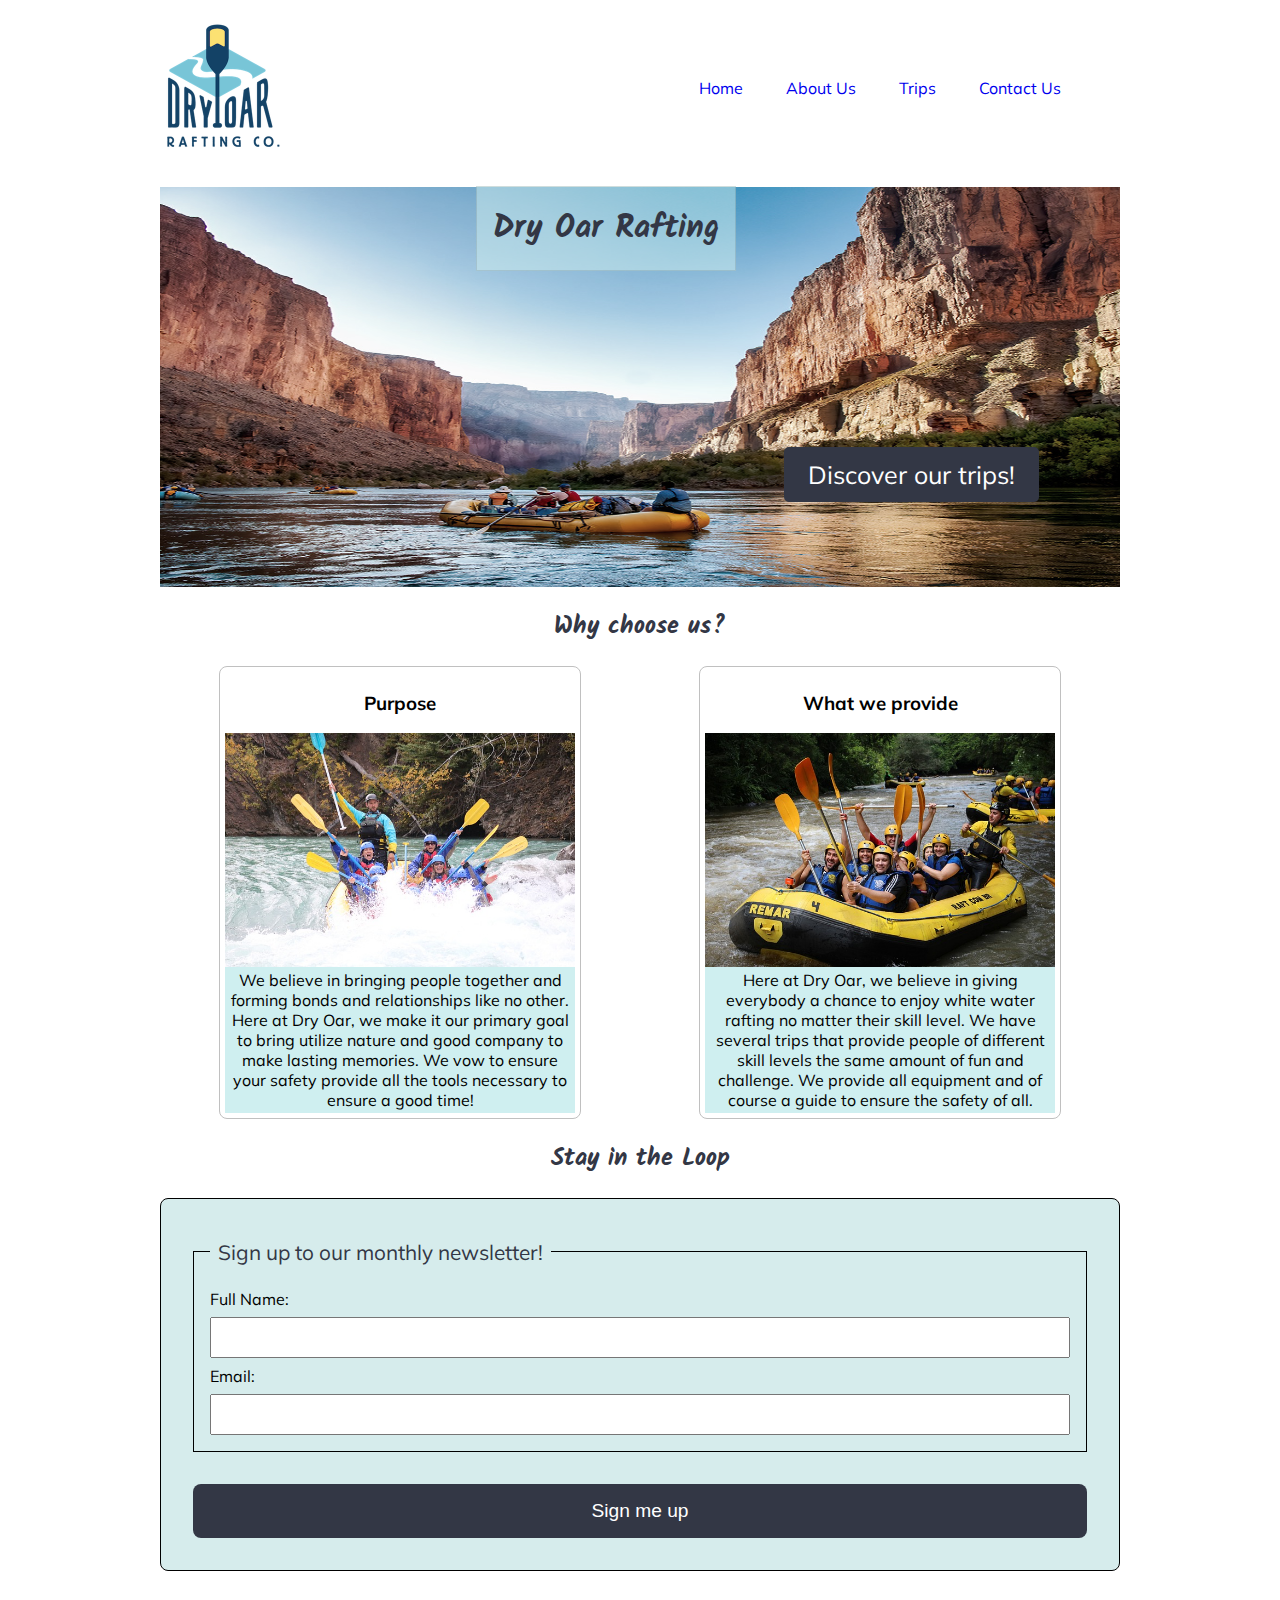
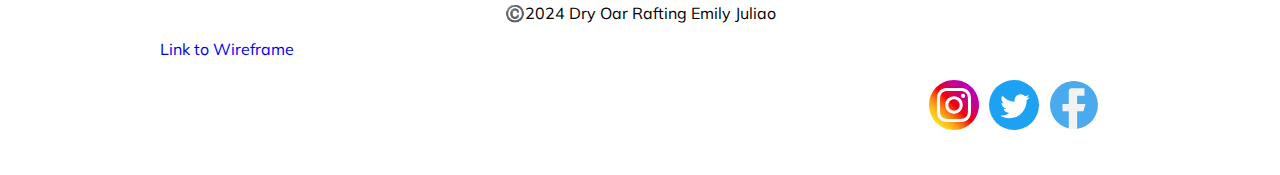
<file: wwr/index.html>
<!DOCTYPE html>
<html lang="en-US">
    <head>
        <meta charset="UTF-8">
        <meta name="viewport" content="width=device-width, initial-scale=1">
        <title> Home Page | WDD 130</title>
        <meta name="description" content="This is the Home page for the rafting site. We state our purpose and offerings.">
        <meta name="author" content="Emily Juliao">
        <link rel="stylesheet" href="styles/rafting.css">
    </head>
    <body>
        <header>
            <img src="images/logo.png" alt="Logo" width="125">
            <nav>
                <a href="index.html">Home</a>
                <a href="about.html">About Us</a>
                <a href="trips.html">Trips</a>
                <a href="contact.html">Contact Us</a>
            </nav>
        </header>
        <main>
            <div class="hero">
                <img src="images/banner.jpg" alt="Group of people Rafting">
                <h1>Dry Oar Rafting</h1>
                <a href="trips.html" class="btn">Discover our trips!</a>
            </div>
            <section>
                <h2>Why choose us?</h2>
                <div class="homepic">
                    <div class ="home">
                        <figure id = "home1">
                            <h3>Purpose</h3>
                            <img src="images/home1.jpg" alt="A group of people rafting">
                            <figcaption>We believe in bringing people together and forming bonds and relationships like no other. Here at Dry Oar, we make it our primary goal to bring utilize nature and good company to make lasting memories. We vow to ensure your safety provide all the tools necessary to ensure a good time!</figcaption>
                        </figure>
                    </div>
                    <div class ="home">
                        <figure id = "home2">
                            <h3>What we provide</h3>
                            <img src="images/home2.jpg" alt="A group of people rafting">
                            <figcaption>Here at Dry Oar, we believe in giving everybody a chance to enjoy white water rafting no matter their skill level. We have several trips that provide people of different skill levels the same amount of fun and challenge. We provide all equipment and of course a guide to ensure the safety of all.</figcaption>
                        </figure>
                    </div>
                </div>
            </section>
            <h2>Stay in the Loop</h2>
            <form>
                <fieldset>
                    <legend>Sign up to our monthly newsletter!</legend>
                    <label for="fullname">Full Name:</label>
                    <input type="text" id="fullname" name="fullname">
                    <label for="email">Email:</label>
                    <input type="email" id="email" name="useremail">
                </fieldset>
                <button type="submit">Sign me up</button>
            </form>
        </main>
        <footer>
            <p id="foottext">©️2024 Dry Oar Rafting Emily Juliao</p>
            <a href="https://app.moqups.com/XZdZ1G9Wr1Ui18JAGOGhUNRznX0i0zVW/view/page/a4d9061cf">Link to Wireframe</a>
            <nav class="sociallinks">
                <a href="https://facebook.com"><img src="images/facebook.svg" alt="Facebook logo" width="50">
                </a>
                <a href="https://twitter.com"><img src="images/twitter.svg" alt="Twitter logo" width="50">
                </a>
                <a href="https://instagram.com"><img src="images/instagram.svg" alt="Twitter logo" width="50">
                </a>
            </nav>
        </footer>
    </body>
</html>
</file>
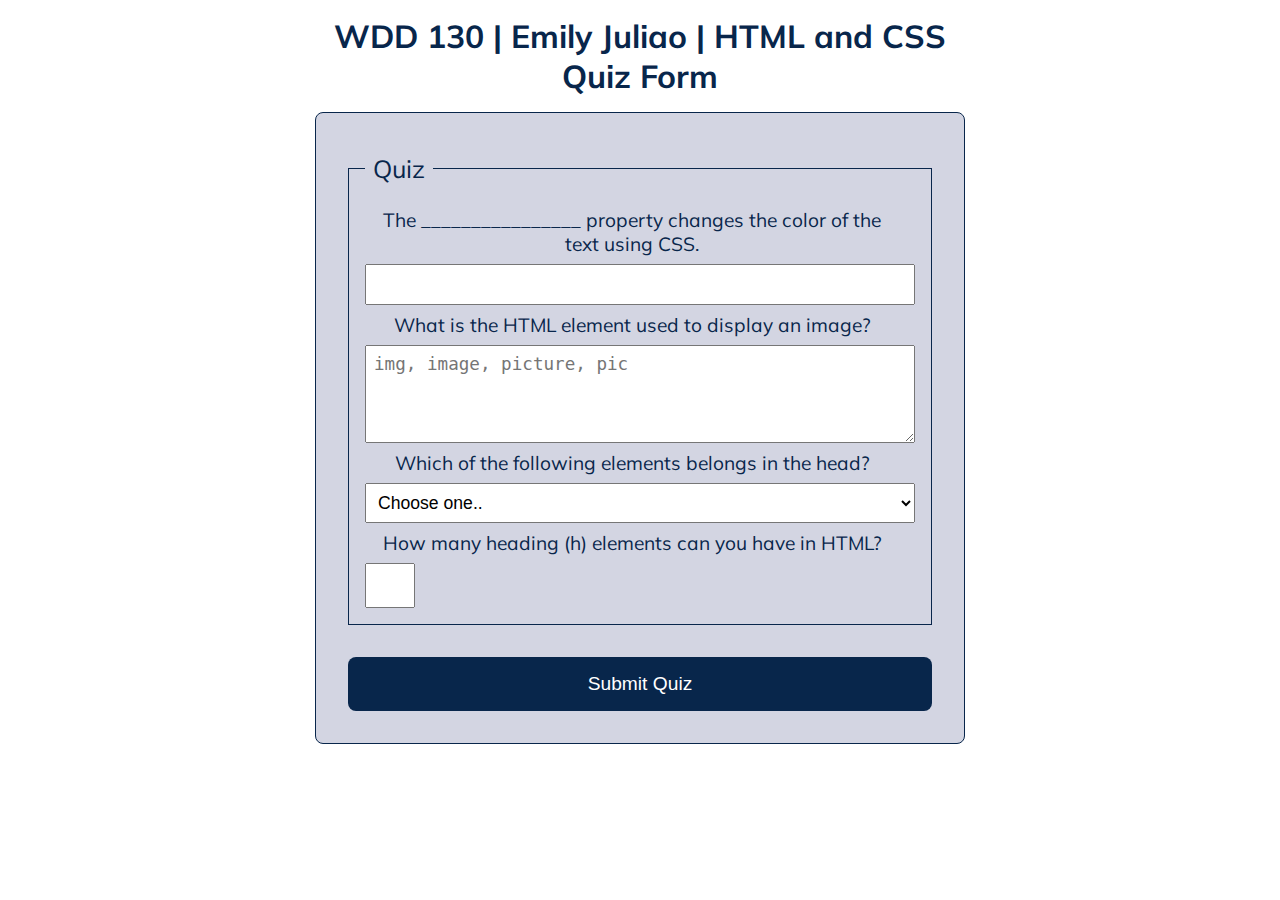
<file: quiz.html>
<!DOCTYPE html>
<html lang="en-US">
    <head>
        <meta charset="UTF-8">
        <meta name="viewport" content="width=device-width, initial-scale=1">
        <meta name="description" content="Quiz Form">
        <meta name="author" content="Emily Juliao">
        <title>WDD 130 | HTML Form - User Poll</title>
        <link rel="stylesheet" href="styles/quiz.css">
    </head>
    <body>
        <header>
        <h1>WDD 130 | Emily Juliao | HTML and CSS Quiz Form</h1>
        </header>
        <main>
            <form>
                <fieldset>
                    <legend>Quiz</legend>
                    <label for="q1">The ________________ property changes the color of the text using CSS.</label>
                    <input type="text" id="q1" name="q1">
                    <label for="q2">What is the HTML element used to display an image?</label>
                    <textarea id="q2" name="q2" rows="4" placeholder="img, image, picture, pic"></textarea>
                    <label for="q3">Which of the following elements belongs in the head?</label>
                    <select id="q3" name="q3">
                        <option value="">Choose one..</option>
                        <option value="main">main</option>
                        <option value="h1">h1</option>
                        <option value="title">title</option>
                        <option value="form">form</option>
                    </select>
                    <label for="q4">How many heading (h) elements can you have in HTML?</label>
                    <input type="number" id="q4" name="q4">
                </fieldset>
                <button type="submit">Submit Quiz</button>
            </form>
        </main>
    </body>
</html>
</file>
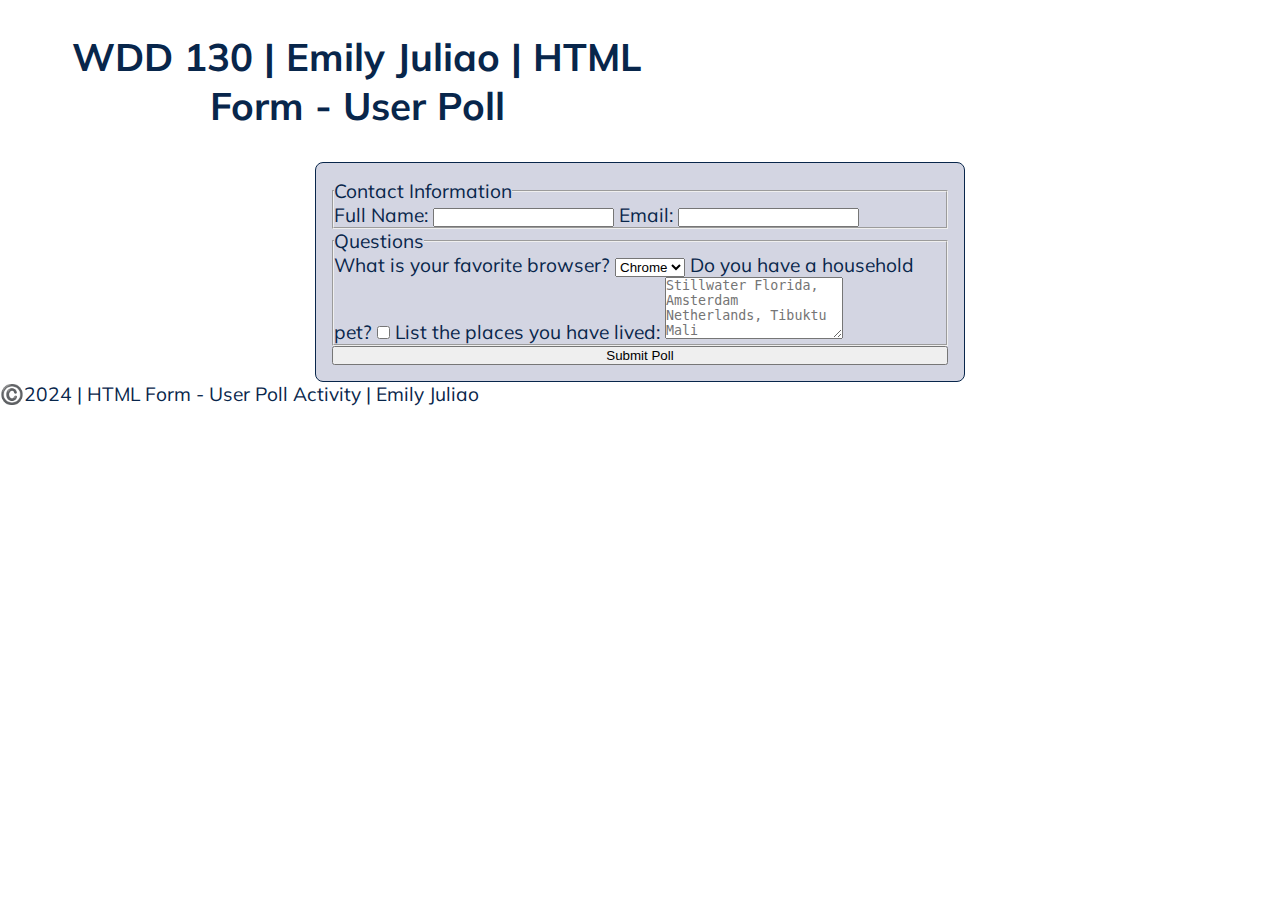
<file: week05/poll-form.html>
<!DOCTYPE html>
<html lang="en-US">
    <head>
        <meta charset="UTF-8">
        <meta name="viewport" content="width=device-width, initial-scale=1">
        <title>WDD 130 | HTML Form - User Poll</title>
        <link rel="stylesheet" href="styles/poll-form.css">
    </head>
    <body>
        <header>
            <h1>WDD 130 | Emily Juliao | HTML Form - User Poll</h1>
        </header>
        <main>
            <form>
                <fieldset>
                    <legend>Contact Information</legend>
                    <label for="fullname">Full Name:</label>
                    <input type="text" id="fullname" name="fullname">
                    <label for="email">Email:</label>
                    <input type="email" id="email" name="useremail">
                </fieldset>
                <fieldset>
                    <legend>Questions</legend>
                    <label for="browser">What is your favorite browser?</label>
                    <select id="browser" name="browser">
                        <option value="chrome">Chrome</option>
                        <option value="firefox">Firefox</option>
                        <option value="safari">Safari</option>
                        <option value="edge">edge</option>
                        <option value="brave">Brave</option>
                        <option value="other">Other</option>
                    </select>
                    <label for="pet">Do you have a household pet?</label>
                    <input type="checkbox" id="pet" name="pet">
                    <label for="feedback">List the places you have lived:</label>
                    <textarea id="feedback" name="feedback" rows="4" placeholder="Stillwater Florida, Amsterdam Netherlands, Tibuktu Mali"></textarea>
                </fieldset>
                <button type="submit">Submit Poll</button>
            </form>
        </main>
        <footer>
            <p>©️2024 | HTML Form - User Poll Activity | Emily Juliao </p>
        </footer>
    </body>
</html>
</file>
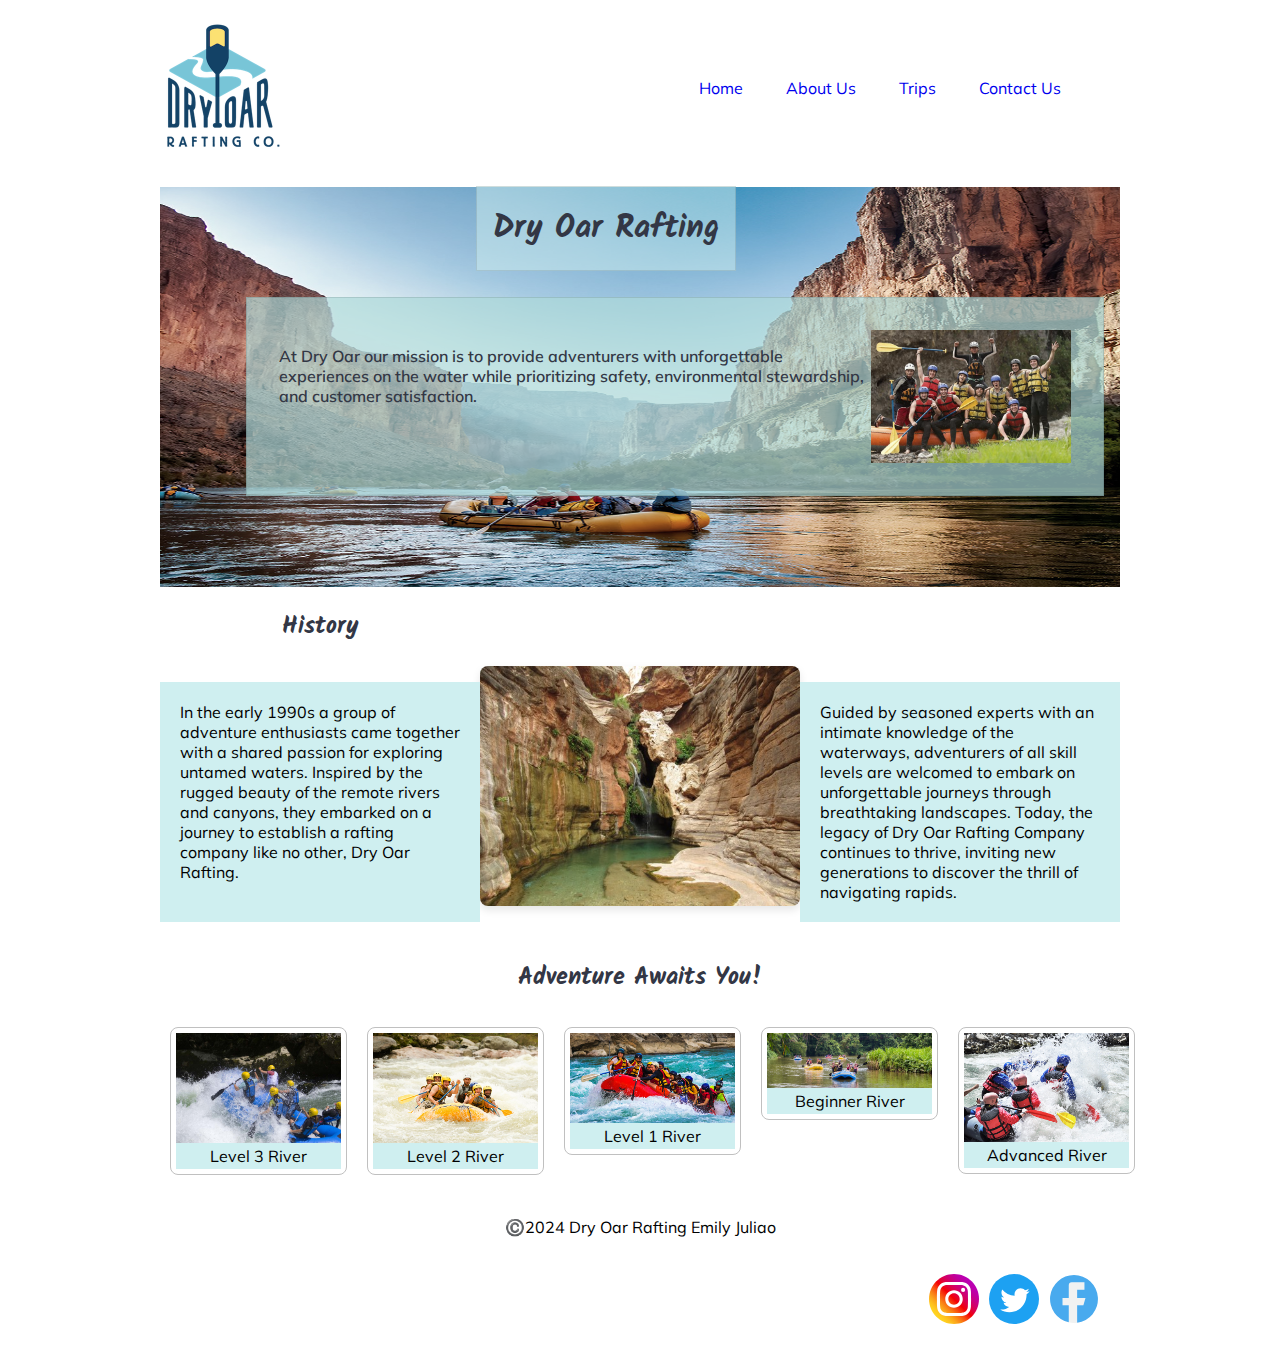
<file: wwr/about.html>
<!DOCTYPE html>
<html lang="en-US">
    <head>
        <meta charset="UTF-8">
        <meta name="viewport" content="width=device-width, initial-scale=1">
        <title> About Us Page | WDD 130</title>
        <meta name="description" content="This is an About Us page for the rafting site.">
        <meta name="author" content="Emily Juliao">
        <link rel="stylesheet" href="styles/rafting.css">
    </head>
    <body>
        <header>
            <img src="images/logo.png" alt="Logo" width="125">
            <nav>
                <a href="index.html">Home</a>
                <a href="about.html">About Us</a>
                <a href="trips.html">Trips</a>
                <a href="contact.html">Contact Us</a>
            </nav>
        </header>
        <main>
            <div class="hero">
                <img src="images/banner.jpg" alt="Group of people Rafting">
                <h1>Dry Oar Rafting</h1>
                <article>
                    <img src="images/customers.jpg" alt="Happy Customers" width="100">
                    <p> At Dry Oar our mission is to provide adventurers with unforgettable experiences on the water while prioritizing safety, environmental stewardship, and customer satisfaction.  </p>
                </article>
            </div>
            <section class="history">
                <h2>History</h2>
                <img src ="images/history.jpg" alt="canyon">
                <p id="hparagraph1">In the early 1990s a group of adventure enthusiasts came together with a shared passion for exploring untamed waters. Inspired by the rugged beauty of the remote rivers and canyons, they embarked on a journey to establish a rafting company like no other, Dry Oar Rafting.
                </p>
                <p id="hparagraph2">Guided by seasoned experts with an intimate knowledge of the waterways, adventurers of all skill levels are welcomed to embark on unforgettable journeys through breathtaking landscapes. Today, the legacy of Dry Oar Rafting Company continues to thrive, inviting new generations to discover the thrill of navigating rapids.</p>
            </section>
            <section>
                <h2>Adventure Awaits You!</h2>
                <div class="containerpic">
                    <div class ="pic">
                        <figure>
                            <img src="images/example1.jpg" alt="White Water Rafting">
                            <figcaption>Level 3 River</figcaption>
                        </figure>
                    </div>
                    <div class ="pic">
                        <figure>
                            <img src="images/level2.jpg" alt="White Water Rafting">
                            <figcaption>Level 2 River</figcaption>
                        </figure>
                    </div>
                    <div class ="pic">
                        <figure>
                            <img src="images/example3.jpg" alt="White Water Rafting">
                            <figcaption>Level 1 River</figcaption>
                        </figure>
                    </div>
                    <div class ="pic">
                        <figure>
                            <img src="images/example4.jpg" alt="White Water Rafting">
                            <figcaption>Beginner River</figcaption>
                        </figure>
                    </div>
                    <div class ="pic">
                        <figure>
                            <img src="images/example5.jpg" alt="White Water Rafting">
                            <figcaption>Advanced River</figcaption>
                        </figure>
                    </div>
                </div>
            </section>
        </main>
        <footer>
            <p id="foottext">©️2024 Dry Oar Rafting Emily Juliao</p>
            <nav class="sociallinks">
                <a href="https://facebook.com"><img src="images/facebook.svg" alt="Facebook logo" width="50">
                </a>
                <a href="https://twitter.com"><img src="images/twitter.svg" alt="Twitter logo" width="50">
                </a>
                <a href="https://instagram.com"><img src="images/instagram.svg" alt="Twitter logo" width="50">
                </a>
            </nav>
        </footer>
    </body>
</html>
</file>
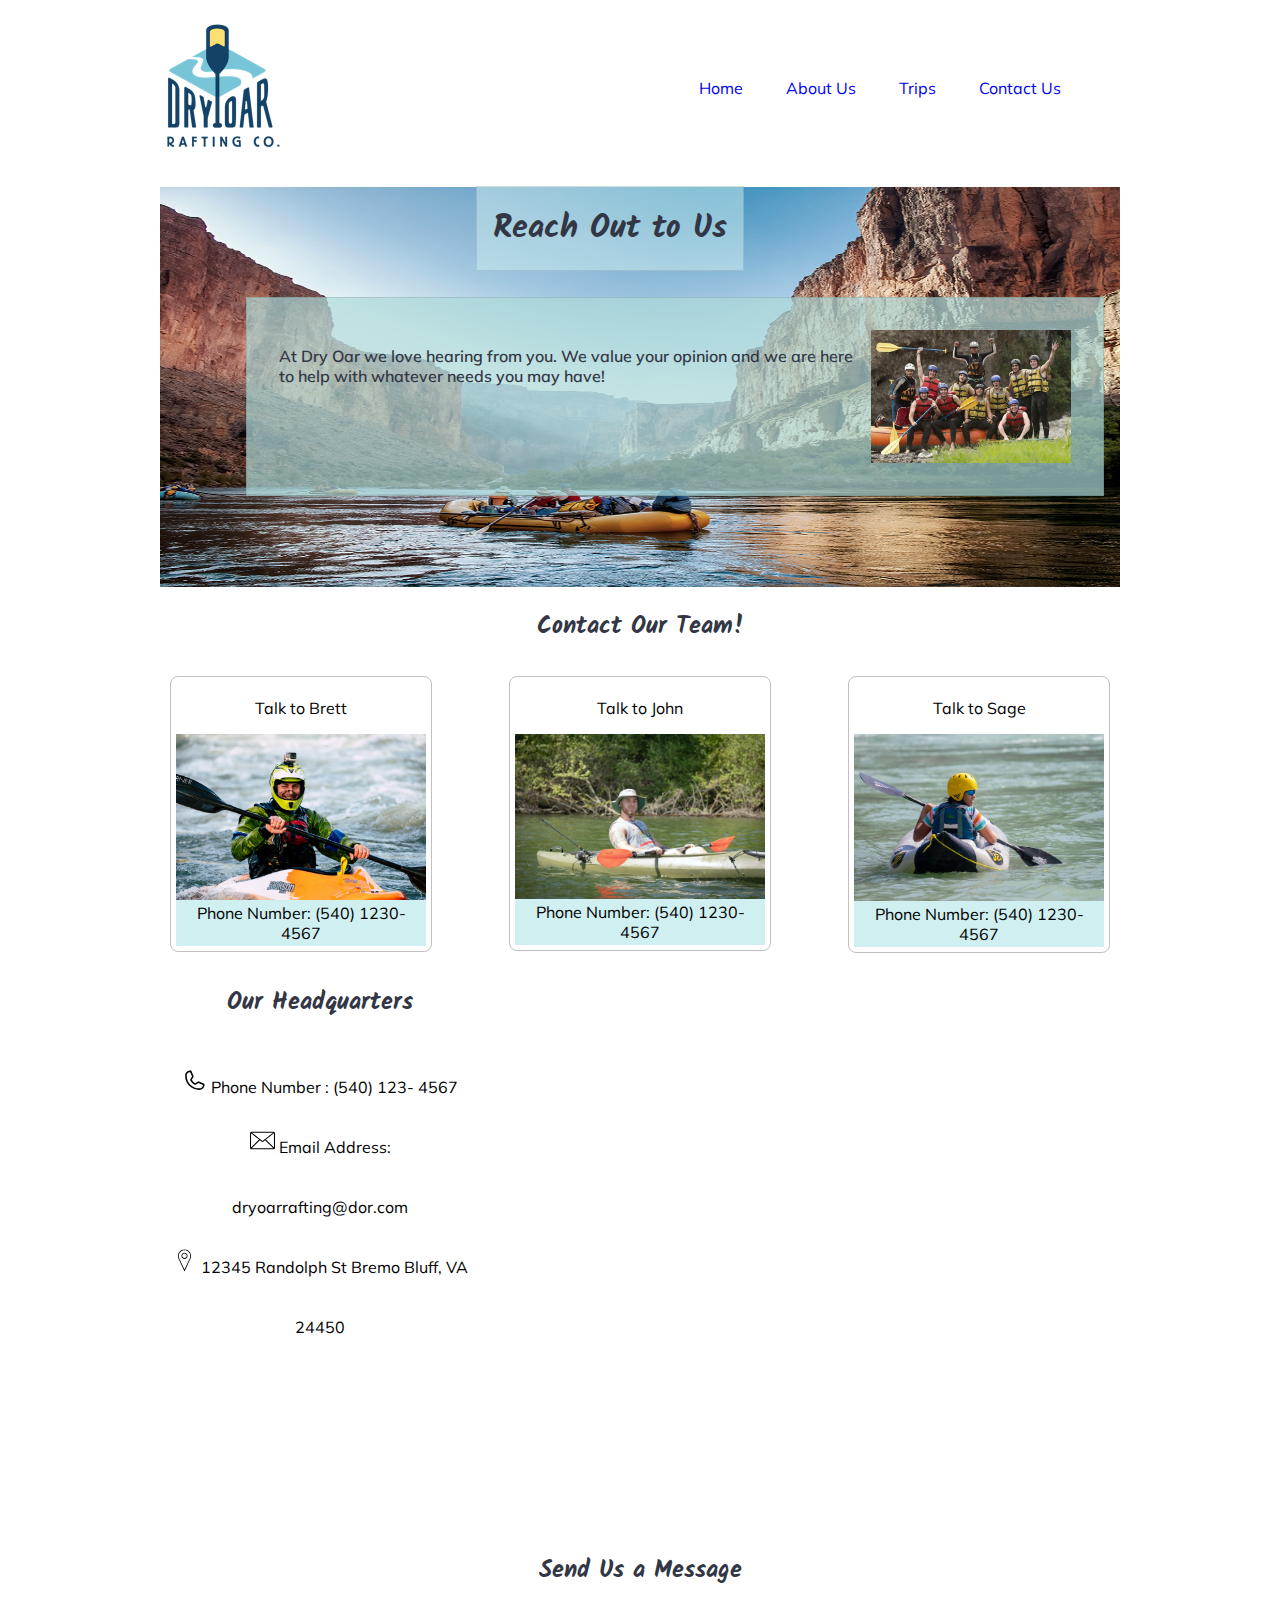
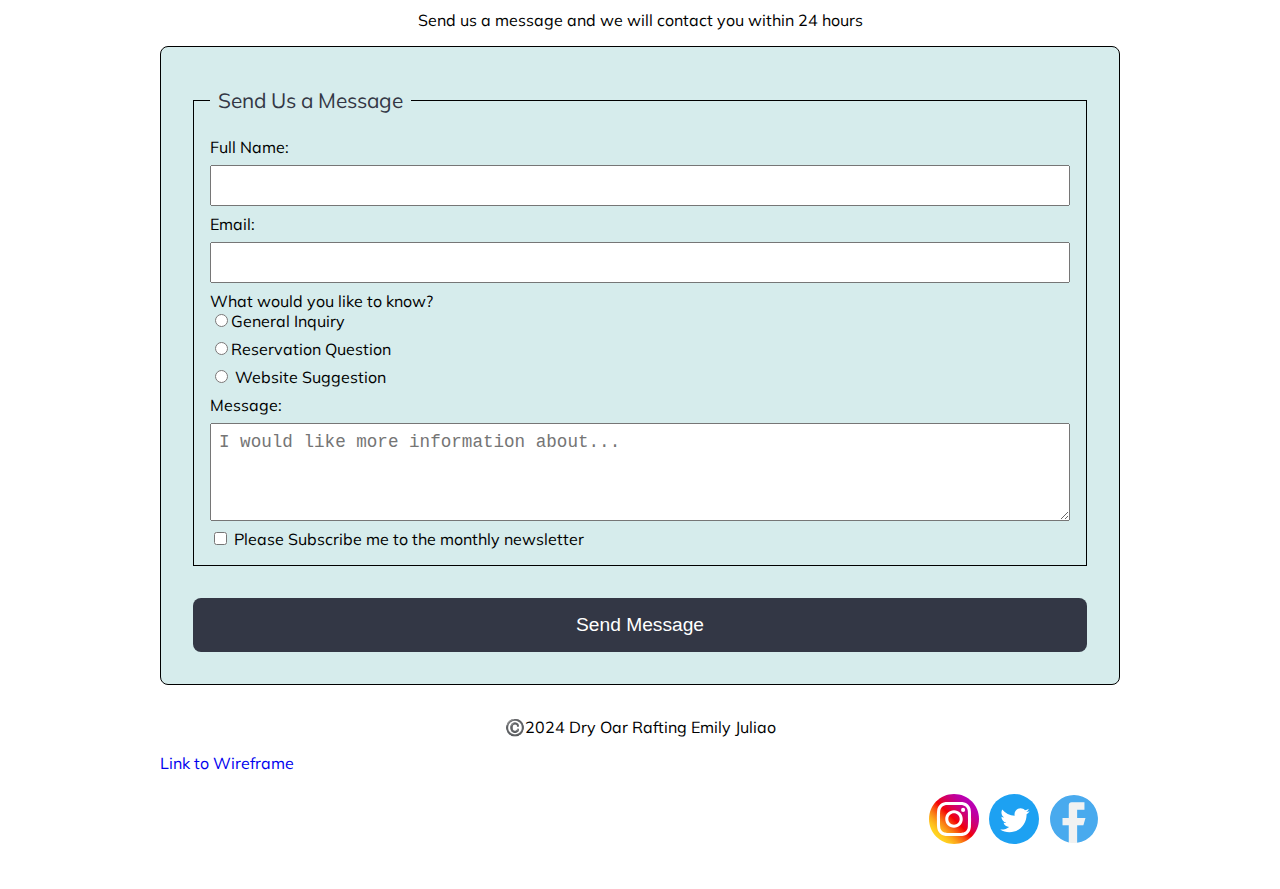
<file: wwr/contact.html>
<!DOCTYPE html>
<html lang="en-US">
    <head>
        <meta charset="UTF-8">
        <meta name="viewport" content="width=device-width, initial-scale=1">
        <title> Contact Us Page | WDD 130</title>
        <meta name="description" content="This is a Contact Us page for the rafting site. Customers will be able to find phone numbers and our address on this page.">
        <meta name="author" content="Emily Juliao">
        <link rel="stylesheet" href="styles/rafting.css">
    </head>
    <body>
        <header>
            <img src="images/logo.png" alt="Logo" width="125">
            <nav>
                <a href="index.html">Home</a>
                <a href="about.html">About Us</a>
                <a href="trips.html">Trips</a>
                <a href="contact.html">Contact Us</a>
            </nav>
        </header>
        <main>
            <div class="hero">
                <img src="images/banner.jpg" alt="Group of people Rafting">
                <h1>Reach Out to Us</h1>
                <article>
                    <img src="images/customers.jpg" alt="Happy Customers" width="100">
                    <p> At Dry Oar we love hearing from you. We value your opinion and we are here to help with whatever needs you may have!</p>
                </article>
            </div>
            <section>
                <h2>Contact Our Team!</h2>
                <div class="staffpic">
                    <div class ="pic">
                        <figure id="staff1">
                            <p id="talkstaff1">Talk to Brett</p>
                            <img src="images/Staff1.jpg" alt="Staff Brett rafting">
                            <figcaption>Phone Number: (540) 1230-4567</figcaption>
                        </figure>
                    </div>
                    <div class ="pic">
                        <figure id="staff2">
                            <p id="talkstaff2">Talk to John</p>
                            <img src="images/Staff2.jpg" alt="Staff John rafting">
                            <figcaption>Phone Number: (540) 1230-4567</figcaption>
                        </figure>
                    </div>
                    <div class ="pic">
                        <figure id="staff3">
                            <p id="talkstaff3">Talk to Sage</p>
                            <img src="images/Staff3.jpg" alt="Staff Sage rafting">
                            <figcaption>Phone Number: (540) 1230-4567</figcaption>
                        </figure>
                    </div>
                </div>
            </section>
            <section class="map">
                <h2>Our Headquarters</h2>
                <iframe src="https://www.google.com/maps/embed?pb=!1m14!1m12!1m3!1d7505.400393704983!2d-78.30188477675868!3d37.70989415523133!2m3!1f0!2f0!3f0!3m2!1i1024!2i768!4f13.1!5e0!3m2!1sen!2sus!4v1707584063939!5m2!1sen!2sus" width="600" height="450" allowfullscreen="" loading="lazy" referrerpolicy="no-referrer-when-downgrade"></iframe>
                <p id="mapcontact"> <img src="images/phone.svg" alt="phone" width="25"> Phone Number : (540) 123- 4567 <br> <img src="images/email.svg" alt="email" width="25"> Email Address: dryoarrafting@dor.com <br> <img src="images/location.svg" alt="location" width="25"> 12345 Randolph St Bremo Bluff, VA 24450 </p>
            </section>
            <section class="Message">
                <h2> Send Us a Message</h2>
                <p id ="contact24">Send us a message and we will contact you within 24 hours</p>
            </section>
            <form>
                <fieldset>
                    <legend>Send Us a Message</legend>
                    <label for="fullname">Full Name:</label>
                    <input type="text" id="fullname" name="fullname">
                    <label for="email">Email:</label>
                    <input type="email" id="email" name="useremail">
                    <label for="general">What would you like to know? <br>
                        <input type="radio" id= "general" name="purpose">General Inquiry
                    </label>
                      <label for="reservation">
                        <input type="radio" id="reservation" name="purpose">Reservation Question
                      </label> 
                      <label for="website">
                        <input type="radio" id="website" name="purpose">
                        Website Suggestion
                      </label>
                    <label for="feedback">Message:</label>
                    <textarea id="feedback" name="feedback" rows="4" placeholder="I would like more information about..."></textarea>
                    <label class="subscription">
                        <input type="checkbox">
                        <span class="checkmark"></span>
                        Please Subscribe me to the monthly newsletter
                      </label>
                </fieldset>
                <button type="submit">Send Message</button>
            </form>
        </main>
        <footer>
            <p id="foottext">©️2024 Dry Oar Rafting Emily Juliao</p>
            <a href ="https://app.moqups.com/2bxM03Ag5E9TwLGqRHDH500ZADQ7izJB/view/page/ad12de680">Link to Wireframe</a>
            <nav class="sociallinks">
                <a href="https://facebook.com"><img src="images/facebook.svg" alt="Facebook logo" width="50">
                </a>
                <a href="https://twitter.com"><img src="images/twitter.svg" alt="Twitter logo" width="50">
                </a>
                <a href="https://instagram.com"><img src="images/instagram.svg" alt="Instagram logo" width="50">
                </a>
            </nav>
        </footer>
    </body>
</html>
</file>
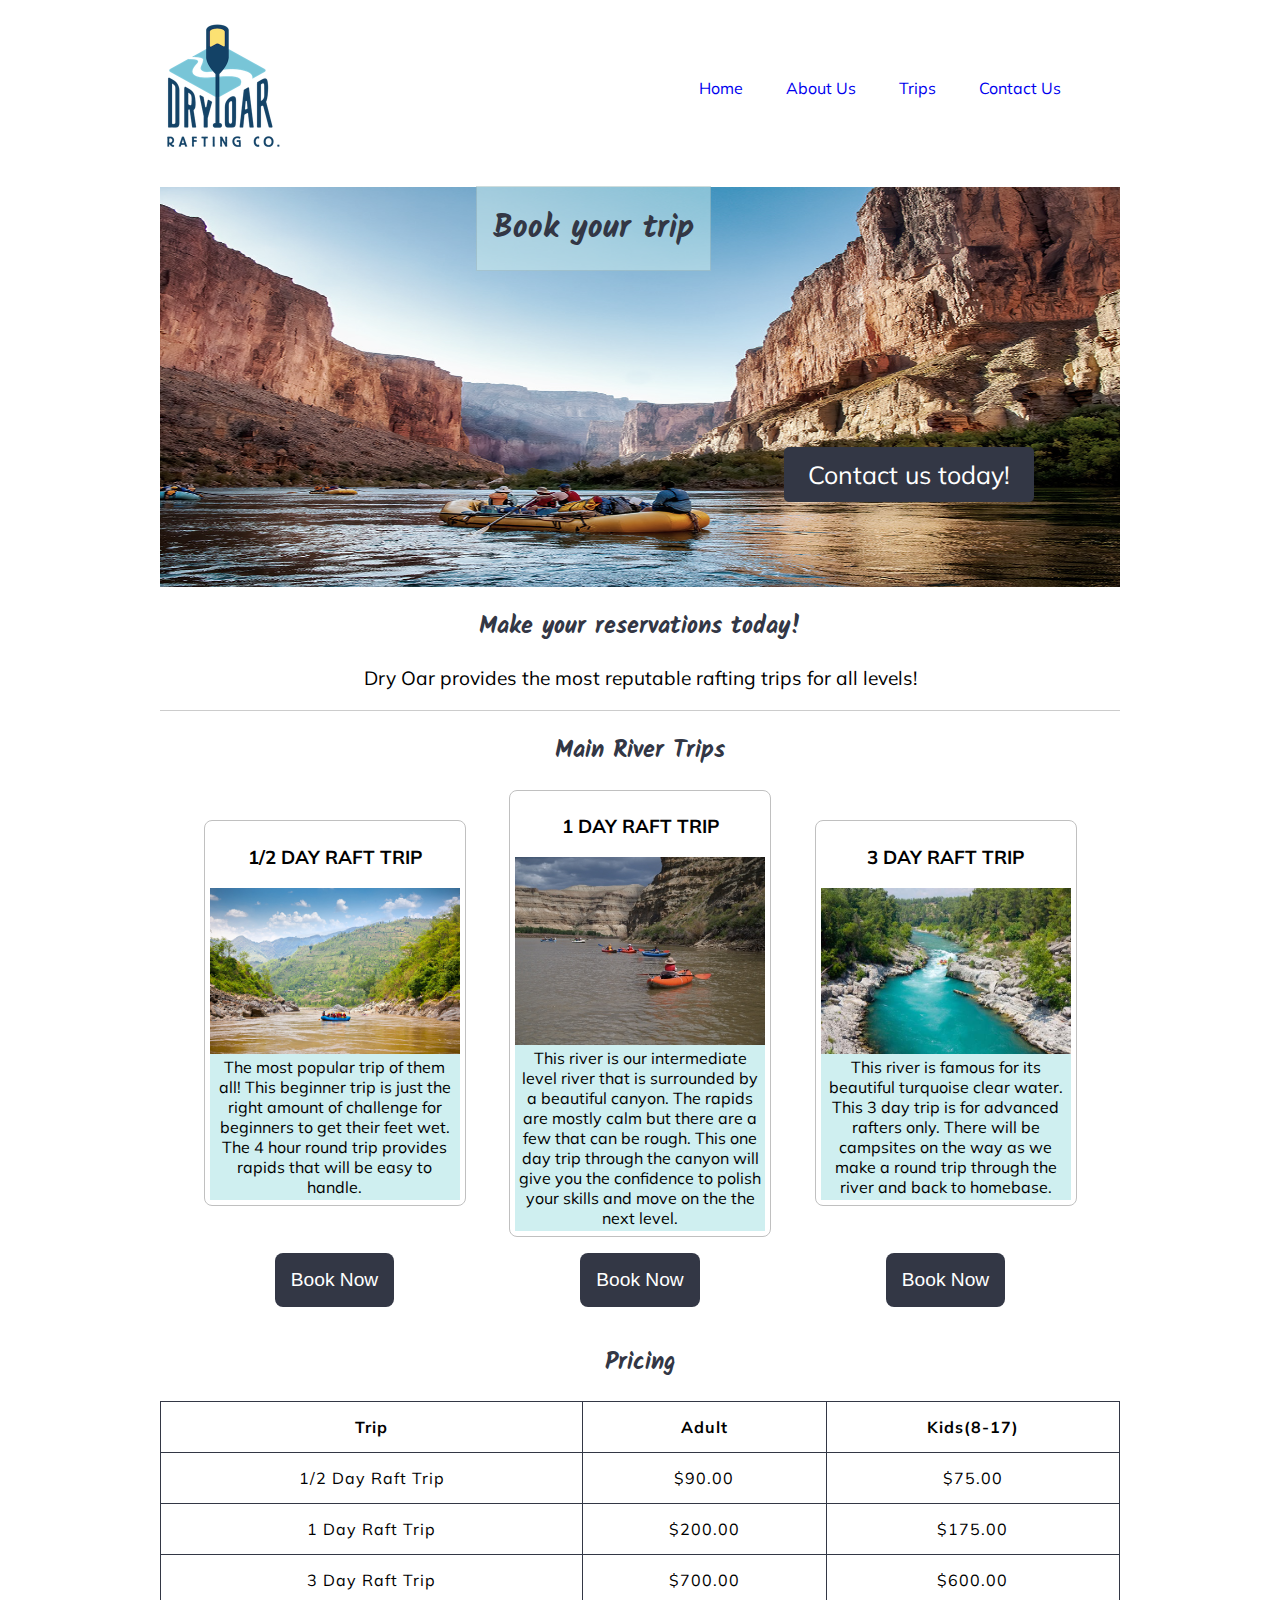
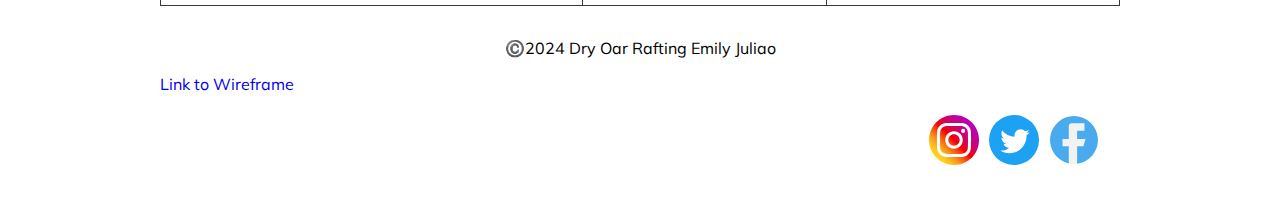
<file: wwr/trips.html>
<!DOCTYPE html>
<html lang="en-US">
    <head>
        <meta charset="UTF-8">
        <meta name="viewport" content="width=device-width, initial-scale=1">
        <title> Trips Page | WDD 130</title>
        <meta name="description" content="This is a Trips page for the rafting site. Booking options available.">
        <meta name="author" content="Emily Juliao">
        <link rel="stylesheet" href="styles/rafting.css">
    </head>
    <body>
        <header>
            <img src="images/logo.png" alt="Logo" width="125">
            <nav>
                <a href="index.html">Home</a>
                <a href="about.html">About Us</a>
                <a href="trips.html">Trips</a>
                <a href="contact.html">Contact Us</a>
            </nav>
        </header>
        <main>
            <div class="hero">
                <img src="images/banner.jpg" alt="Group of people Rafting">
                <h1>Book your trip</h1>
                <a href="contact.html" class="btn">Contact us today!</a>
            </div>
            <h2>Make your reservations today! </h2>
            <p id="reservation">Dry Oar provides the most reputable rafting trips for all levels!</p>
            <div class="divider"></div>
            <section>
                <h2>Main River Trips</h2>
                <div class="tripspic">
                    <div class ="trips">
                        <figure id = "trips1">
                            <h3>1/2 DAY RAFT TRIP</h3>
                            <img src="images/mountain_river.jpg" alt="Canyon River">
                            <figcaption>The most popular trip of them all! This beginner trip is just the right amount of challenge for beginners to get their feet wet. The 4 hour round trip provides rapids that will be easy to handle.</figcaption>
                        </figure>
                    <button>Book Now</button>
                    </div>
                    <div class ="trips">
                        <figure id = "trips2">
                            <h3>1 DAY RAFT TRIP</h3>
                            <img src="images/canyon_river.jpg" alt="Clearwater river">
                            <figcaption>This river is our intermediate level river that is surrounded by a beautiful canyon. The rapids are mostly calm but there are a few that can be rough. This one day trip through the canyon will give you the confidence to polish your skills and move on the the next level.</figcaption>
                        </figure>
                    <button>Book Now</button>
                    </div>
                    <div class ="trips">
                        <figure id = "trips3">
                            <h3>3 DAY RAFT TRIP</h3>
                            <img src="images/clearwater_river.jpg" alt="Mountain River">
                            <figcaption>This river is famous for its beautiful turquoise clear water. This 3 day trip is for advanced rafters only. There will be campsites on the way as we make a round trip through the river and back to homebase.</figcaption>
                        </figure>
                    <button>Book Now</button>
                    </div>
                </div>
            </section>
            <section>
            <h2>Pricing</h2>
            <table>
                <tr>
                  <th>Trip</th>
                  <th>Adult</th>
                  <th>Kids(8-17)</th>
                </tr>
                <tr>
                  <td>1/2 Day Raft Trip</td>
                  <td>$90.00</td>
                  <td>$75.00</td>
                </tr>
                <tr>
                  <td>1 Day Raft Trip</td>
                  <td>$200.00</td>
                  <td>$175.00</td>
                </tr>
                <tr>
                    <td>3 Day Raft Trip</td>
                    <td>$700.00</td>
                    <td>$600.00</td>
                  </tr>
              </table>
            </section>
        </main>
        <footer>
            <p id="foottext">©️2024 Dry Oar Rafting Emily Juliao</p>
            <a href="https://app.moqups.com/XZdZ1G9Wr1Ui18JAGOGhUNRznX0i0zVW/view/page/ad12de680">Link to Wireframe</a>
            <nav class="sociallinks">
                <a href="https://facebook.com"><img src="images/facebook.svg" alt="Facebook logo" width="50">
                </a>
                <a href="https://twitter.com"><img src="images/twitter.svg" alt="Twitter logo" width="50">
                </a>
                <a href="https://instagram.com"><img src="images/instagram.svg" alt="Twitter logo" width="50">
                </a>
            </nav>
        </footer>
    </body>
</html>
</file>
<file: wwr/styles/rafting.css>
@import url('https://fonts.googleapis.com/css2?family=Kalam&family=Mulish&display=swap');

:root {
    --primary-color: #333745;
    --secondary-color: #64B6AC;
    --accent1-color: #E4572E;
    --accent2-color: #FFBF46;

    --heading-font: 'Kalam', serif;
    --paragraph-font: 'Mulish', serif;

    --nav-background-color: #EDE7DC;
    --nav-link-color: #0D1821;
    --nav-hover-link-color: #C0FDFB;
    --nav-hover-background-color: #E4572E;
}

header {
    display: grid;
    grid-template-columns: repeat(auto-fit, minmax(200px, 1fr));
    grid-auto-rows: minmax(100px, auto);
}
nav {
    display: flex;
    flex-direction: row;
    padding: 1rem;
    justify-content: space-evenly;
    align-items: center;
}

main {
    width: auto;
	margin: 2rem auto;
}
body {
    font-family: var(--paragraph-font);
    max-width: 960px;
    padding: 20px;
    margin: auto;
}

h1, h2 {
    font-family: var(--heading-font);
    color: var(--primary-color);
    text-align: center;
}

.hero {
    position: relative;
}

.hero img {
    display: block;
    width: 100%;
    height: 400px;
    filter: saturate(70%);
}

.hero article img {
    max-width: 200px;
    height: auto;
    float: right;
}

.hero h1 {
    position: absolute;
    bottom: 300px;
    left: 300px;
    margin: 1rem;
    border: 1px solid rgba(0,0,0,.1);
    padding: 1rem;
    background-color: rgba(207, 239, 240, 0.5);
    color: #333745; 
}



.hero article {
    position: absolute;
    bottom: 75px;
    left: 70px;
    float: right;
    margin: 1rem;
    border: 1px solid rgba(0,0,0,.1);
    padding: 2rem;
    background-color: rgba(173, 217, 217, 0.7);
    color: #333745;
    font-weight: 600; 
}

a {
    text-decoration: none;
}

.sociallinks {
    display: flex;
    justify-content: flex-start;
    flex-direction: row-reverse;
}

.sociallinks img {
    padding: 5px;
}

#foottext {
    display: flex;
    justify-content: center;
    align-items: flex-end;   
}
.containerpic {
    display: flex;
}
.trips{
    display: flex;
    flex-direction: column;
    align-items: center;
}
.tripspic {
    display: flex;
    justify-content: space-evenly;
}

#trips1 {
    max-width: 250px;
    text-align: center;
}

#trips2 {
    max-width: 250px;
    text-align: center;
}

#trips3 {
    max-width: 250px;
    text-align: center;
}

.pic {
    padding: 10px;
}

 figure {
    border: thin #c0c0c0 solid;
    display: flex;
    flex-flow: column;
    padding: 5px;
    max-width: 165px;
    margin: auto;
    border-radius: 8px;
  }

  figcaption {
    background-color: rgba(207, 239, 240);
    padding: 3px;
    text-align: center;
    font-family: var(--paragraph-font);
  }
    
  figure:hover figcaption {
    display: block;
}

 .history {
    display: grid;
    grid-template-columns: 1fr 1fr 1fr;
 }

 .history img {
    grid-column: 2;
    grid-row-end: 3;
    width: 100%;
    border-radius: 8px;
    box-shadow: 0 4px 8px rgba(0, 0, 0, 0.1);

 }

 #hparagraph1 {
    grid-column: 1;
    padding: 20px;
    background-color: rgba(207, 239, 240);
 }

 #hparagraph2 {
    grid-column: 3;
    padding: 20px;
    background-color: rgba(207, 239, 240);
 }

.map {
    display: grid;
    grid-template-columns: 1fr 1fr;
}

#mapcontact{ 
    grid-column: 1;
    text-align: center;
    margin-bottom: 20px;
    justify-content: space-between;
    line-height: 60px;
}


iframe {
    grid-column: 2;
    grid-row-end: 3;
    padding: 20px;
    border: none;
}

.staffpic {
    display: flex;
    justify-content: space-between;
}

#talkstaff1 { 
    text-align: center;  
}

#talkstaff2 { 
    text-align: center;  
}
#talkstaff3 { 
    text-align: center;  
}


#staff1 {
    max-width: 250px;
}

#staff2 {
    max-width: 250px;
}
#staff3 {
    max-width: 250px;
}
#contact24 {
    text-align: center;
}
form {
    width: auto;
    margin: auto;
    padding: 1rem;
    border: 1px solid;
    border-radius: 8px;
    background-color: rgba(173, 217, 217, 0.5);
    display: grid;
}

fieldset {
    display: grid;
    grid-gap: .5rem;
    margin: 1rem;
    border: 1px solid;
    padding: 1rem;
}

legend {
    padding: .5rem;
    color:#333745;
    font-size: 1.3em;
}


input, textarea {
    padding: .5rem;
    font-size: 1.1rem;
}

button { 
    margin: 1rem;
    background-color:#333745;
    color: #fff;
    border: none;
    border-radius: 8px;
    padding: 1rem;
    font-size: 1.2rem;
}

button:hover {
    background-color: #E4572E;
}

#reservation {
    text-align: center;
    font-size: larger;
}

.divider {
    width: 100%;
    border-top: 1px solid #ccc;
    margin: 20px 0;
}

table {
    letter-spacing: 1px;
    width: 100%;
    border: 1px solid;
    border-radius: 15px;
    border-color: #333745;
    border-collapse: collapse;
  }
th,td {
    width: auto;
    border: 1px solid #333745;
    padding: 15px;
    text-align: center;
  }

.hero .btn{
    position: absolute;
    top: 65%;
    left: 65%;
    background-color: #333745;
    color: white;
    font-size: 25px;
    padding: 12px 24px;
    border: none;
    cursor: pointer;
    border-radius: 5px;
}

.hero .btn:hover {
    background-color: #E4572E;
}

.homepic {
    display: grid;
    grid-template-columns: 1fr 1fr;
    text-align: center;
}

#home1 {
    max-width: 350px;
}

#home2 {
    max-width: 350px;
}
</file>
<file: styles/quiz.css>
@import url('https://fonts.googleapis.com/css2?family=Kalam&family=Mulish&display=swap');

* {
    margin: 0;
    padding: 0;
    box-sizing: border-box;
}

body {
    font-family: Mulish;
    font-size: 1.2em;
    color: #08264b;
    background: #fff
}

header {
    margin: 0 auto;
    width: 650px;
}

h1 {
    margin: 1rem;
    font-size: 2rem;
    text-align: center;
}

form {
    width: 650px;
    margin: auto;
    padding: 1rem;
    border: 1px solid;
    border-radius: 8px;
    background-color: rgb(211, 213, 226);
    display: grid;
}

fieldset {
    display: grid;
    grid-gap: .5rem;
    margin: 1rem;
    border: 1px solid;
    padding: 1rem;
}

legend {
    padding: .5rem;
    color:#08264b;
    font-size: 1.3em;
}

label{
    text-align: center;
    padding-right: 1rem;
}

input, select, textarea {
    padding: .5rem;
    font-size: 1.1rem;
}

input[type="number"] {
    width: 50px;
    height: 45px;
    vertical-align: bottom;
}

button { 
    margin: 1rem;
    background-color:#08264b;
    color: #fff;
    border: none;
    border-radius: 8px;
    padding: 1rem;
    font-size: 1.2rem;
}

button:hover {
    background-color: #621d71;
}
</file>
<file: week05/styles/poll-form.css>
@import url('https://fonts.googleapis.com/css2?family=Kalam&family=Mulish&display=swap');

* {
    margin: 0;
    padding: 0;
    box-sizing: border-box;
}

body {
    font-family: Mulish;
    font-size: 1.2em;
    color: #08264b;
    background: #fff
}

header {
    margin: 2rem;
    width: 650px;
    text-align: center;
}

h1 {
    margin: 1rem;
    text-align: center;
}

form {
    width: 650px;
    margin: auto;
    padding: 1rem;
    border: 1px solid;
    border-radius: 8px;
    background-color: rgb(211, 213, 226);
    display: grid;
}
</file>
